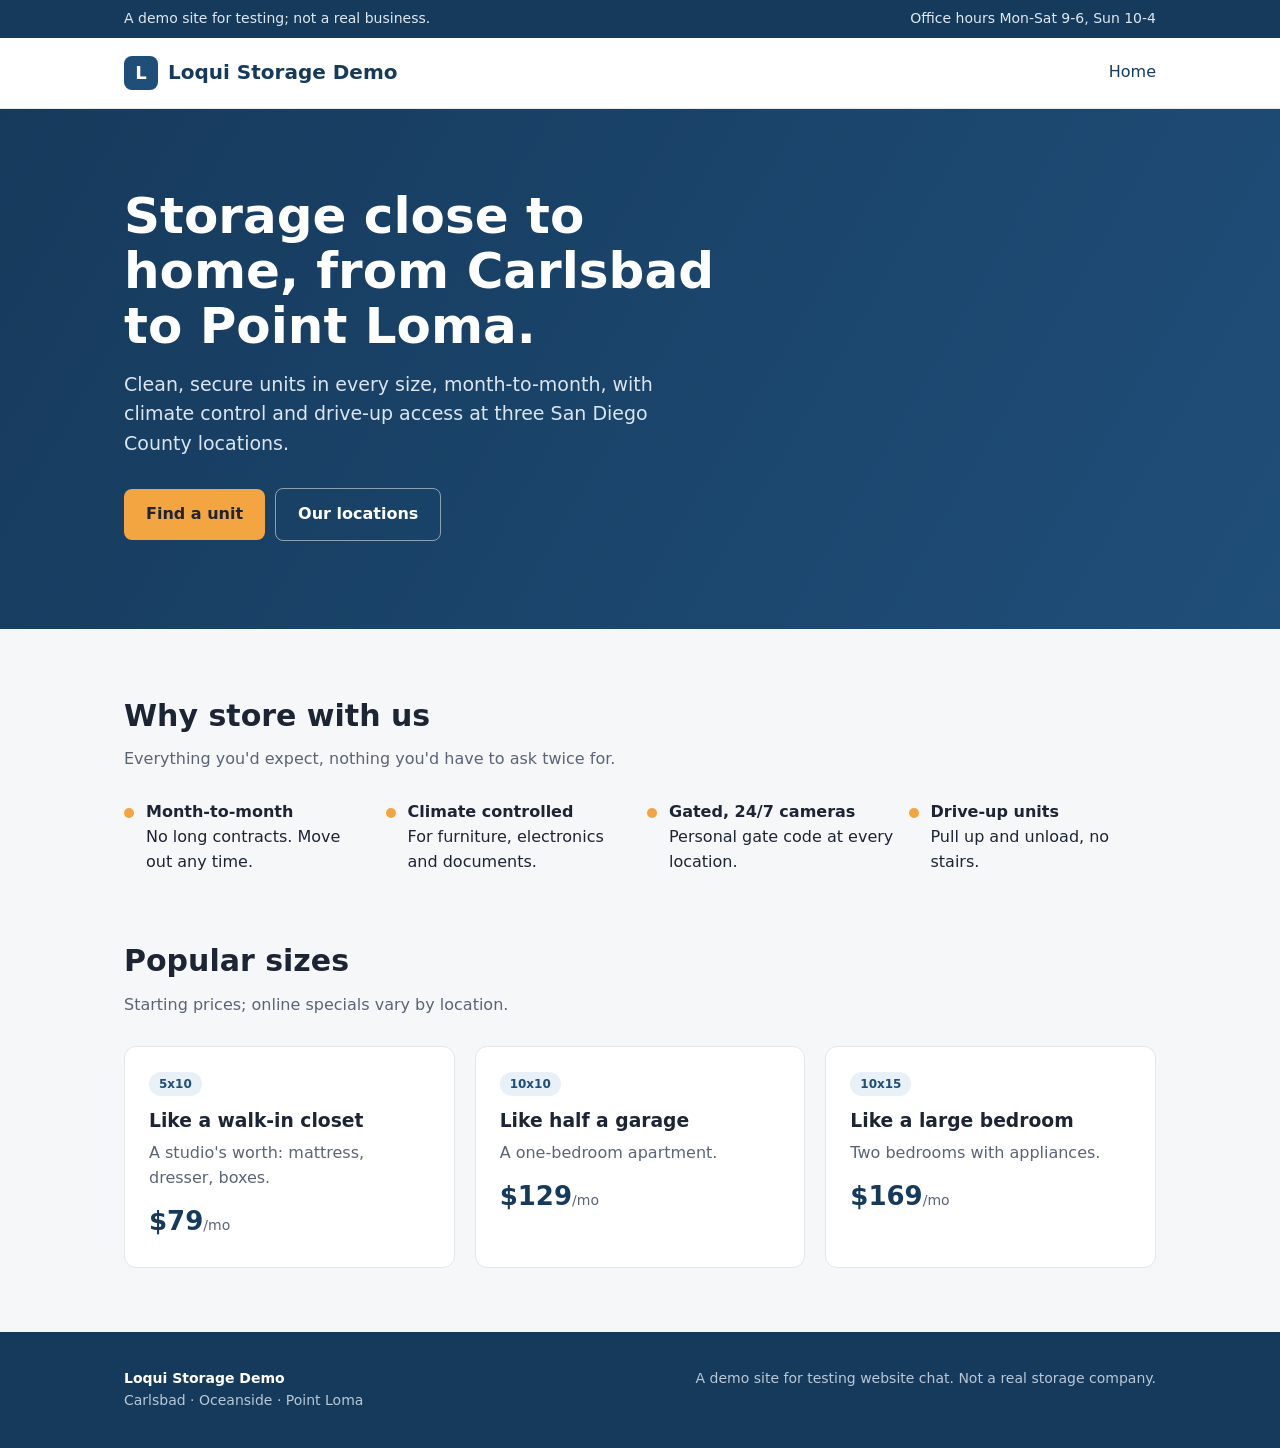
<file: test.html>
<!doctype html>
<html lang="en">
<head>
  <meta charset="utf-8">
  <meta name="viewport" content="width=device-width, initial-scale=1">
  <title>Self storage in San Diego County | Loqui Storage Demo</title>
  <meta name="robots" content="noindex">
  <link rel="stylesheet" href="style.css">
</head>
<body>
  <div class="top"><div class="wrap"><span>A demo site for testing; not a real business.</span><span>Office hours Mon-Sat 9-6, Sun 10-4</span></div></div>
  <header><div class="wrap">
    <a class="logo" href="index.html"><span class="mark">L</span>Loqui Storage Demo</a>
    <nav><a href="index.html" class="current">Home</a></nav>
  </div></header>
  <div class="hero"><div class="wrap">
    <h1>Storage close to home, from Carlsbad to Point Loma.</h1>
    <p>Clean, secure units in every size, month-to-month, with climate control and drive-up access at three San Diego County locations.</p>
    <a class="button" href="test.html">Find a unit</a><a class="button ghost" href="test.html">Our locations</a>
  </div></div>
  <section><div class="wrap">
    <h2>Why store with us</h2>
    <p class="lede">Everything you'd expect, nothing you'd have to ask twice for.</p>
    <div class="features">
      <div class="feature"><span class="dot"></span><div><b>Month-to-month</b>No long contracts. Move out any time.</div></div>
      <div class="feature"><span class="dot"></span><div><b>Climate controlled</b>For furniture, electronics and documents.</div></div>
      <div class="feature"><span class="dot"></span><div><b>Gated, 24/7 cameras</b>Personal gate code at every location.</div></div>
      <div class="feature"><span class="dot"></span><div><b>Drive-up units</b>Pull up and unload, no stairs.</div></div>
    </div>
  </div></section>
  <section style="padding-top:0"><div class="wrap">
    <h2>Popular sizes</h2>
    <p class="lede">Starting prices; online specials vary by location.</p>
    <div class="grid">
      <div class="card"><span class="tag">5x10</span><h3>Like a walk-in closet</h3><p>A studio's worth: mattress, dresser, boxes.</p><div class="price">$79<small>/mo</small></div></div>
      <div class="card"><span class="tag">10x10</span><h3>Like half a garage</h3><p>A one-bedroom apartment.</p><div class="price">$129<small>/mo</small></div></div>
      <div class="card"><span class="tag">10x15</span><h3>Like a large bedroom</h3><p>Two bedrooms with appliances.</p><div class="price">$169<small>/mo</small></div></div>
    </div>
  </div></section>

  <footer><div class="wrap">
    <div><strong style="color:#fff">Loqui Storage Demo</strong><br>Carlsbad &middot; Oceanside &middot; Point Loma</div>
    <div>A demo site for testing website chat. Not a real storage company.</div>
  </div></footer>
  <script src="https://uat.loquiai.com/widget/v1.js" data-widget="wgt_7_WFT3T9mgheQhqWFybc706t" async></script>
</body>
</html>
</file>
<file: style.css>
:root {
  --brand: #1f4e79;
  --brand-dark: #163a5c;
  --accent: #f2a541;
  --ink: #1d2433;
  --muted: #5b6475;
  --bg: #f6f7f9;
  --card: #ffffff;
  --line: #e3e6eb;
}
* { box-sizing: border-box; }
body { margin: 0; font-family: system-ui, -apple-system, "Segoe UI", sans-serif; color: var(--ink); background: var(--bg); line-height: 1.55; }
a { color: var(--brand); }
.wrap { max-width: 1080px; margin: 0 auto; padding: 0 24px; }
.top { background: var(--brand-dark); color: #dfe8f1; font-size: 14px; }
.top .wrap { display: flex; justify-content: space-between; gap: 12px; padding-top: 8px; padding-bottom: 8px; flex-wrap: wrap; }
header { background: #fff; border-bottom: 1px solid var(--line); }
header .wrap { display: flex; align-items: center; justify-content: space-between; gap: 16px; padding-top: 18px; padding-bottom: 18px; flex-wrap: wrap; }
.logo { display: flex; align-items: center; gap: 10px; font-weight: 800; font-size: 20px; color: var(--brand-dark); text-decoration: none; }
.logo span.mark { display: grid; place-items: center; width: 34px; height: 34px; border-radius: 8px; background: var(--brand); color: #fff; font-size: 18px; }
nav a { margin-left: 22px; color: var(--muted); text-decoration: none; font-weight: 500; }
nav a.current, nav a:hover { color: var(--brand-dark); }
.hero { background: linear-gradient(120deg, var(--brand-dark), var(--brand)); color: #fff; }
.hero .wrap { padding-top: 80px; padding-bottom: 88px; max-width: 1080px; }
.hero h1 { font-size: clamp(32px, 5vw, 50px); line-height: 1.1; margin: 0 0 16px; max-width: 640px; }
.hero p { font-size: 19px; color: #dbe6f2; max-width: 560px; margin: 0 0 30px; }
.button { display: inline-block; padding: 13px 22px; border-radius: 8px; background: var(--accent); color: #1d2433; font-weight: 700; text-decoration: none; }
.button.ghost { background: transparent; color: #fff; border: 1px solid rgba(255,255,255,.5); margin-left: 10px; }
section { padding: 64px 0; }
h2 { font-size: 30px; margin: 0 0 8px; }
.lede { color: var(--muted); margin: 0 0 28px; }
.grid { display: grid; gap: 20px; grid-template-columns: repeat(auto-fit, minmax(240px, 1fr)); }
.card { background: var(--card); border: 1px solid var(--line); border-radius: 12px; padding: 24px; }
.card h3 { margin: 0 0 6px; }
.card p { margin: 0; color: var(--muted); }
.price { font-size: 26px; font-weight: 800; color: var(--brand-dark); margin: 10px 0 2px; }
.price small { font-size: 14px; font-weight: 500; color: var(--muted); }
.tag { display: inline-block; font-size: 12px; font-weight: 700; color: var(--brand); background: #e8f0f8; border-radius: 999px; padding: 3px 10px; margin-bottom: 10px; }
.features { display: grid; gap: 14px; grid-template-columns: repeat(auto-fit, minmax(200px, 1fr)); }
.feature { display: flex; gap: 12px; align-items: flex-start; }
.feature b { display: block; }
.feature .dot { flex: none; width: 10px; height: 10px; border-radius: 50%; background: var(--accent); margin-top: 8px; }
table { width: 100%; border-collapse: collapse; background: #fff; border: 1px solid var(--line); border-radius: 12px; overflow: hidden; }
th, td { text-align: left; padding: 14px 18px; border-bottom: 1px solid var(--line); }
th { font-size: 13px; text-transform: uppercase; letter-spacing: .04em; color: var(--muted); background: #fafbfc; }
.hours { margin: 12px 0 0; font-size: 14px; color: var(--muted); }
form { display: grid; gap: 14px; max-width: 520px; }
label { font-weight: 600; font-size: 14px; }
input, select, textarea { width: 100%; margin-top: 6px; padding: 11px 12px; border: 1px solid var(--line); border-radius: 8px; font: inherit; }
footer { background: var(--brand-dark); color: #b9c8d8; font-size: 14px; }
footer .wrap { padding-top: 36px; padding-bottom: 36px; display: flex; justify-content: space-between; gap: 20px; flex-wrap: wrap; }
footer a { color: #fff; }
@media (max-width: 640px) {
  nav a { margin: 0 14px 0 0; }
  .button.ghost { margin: 10px 0 0; }
}
</file>
